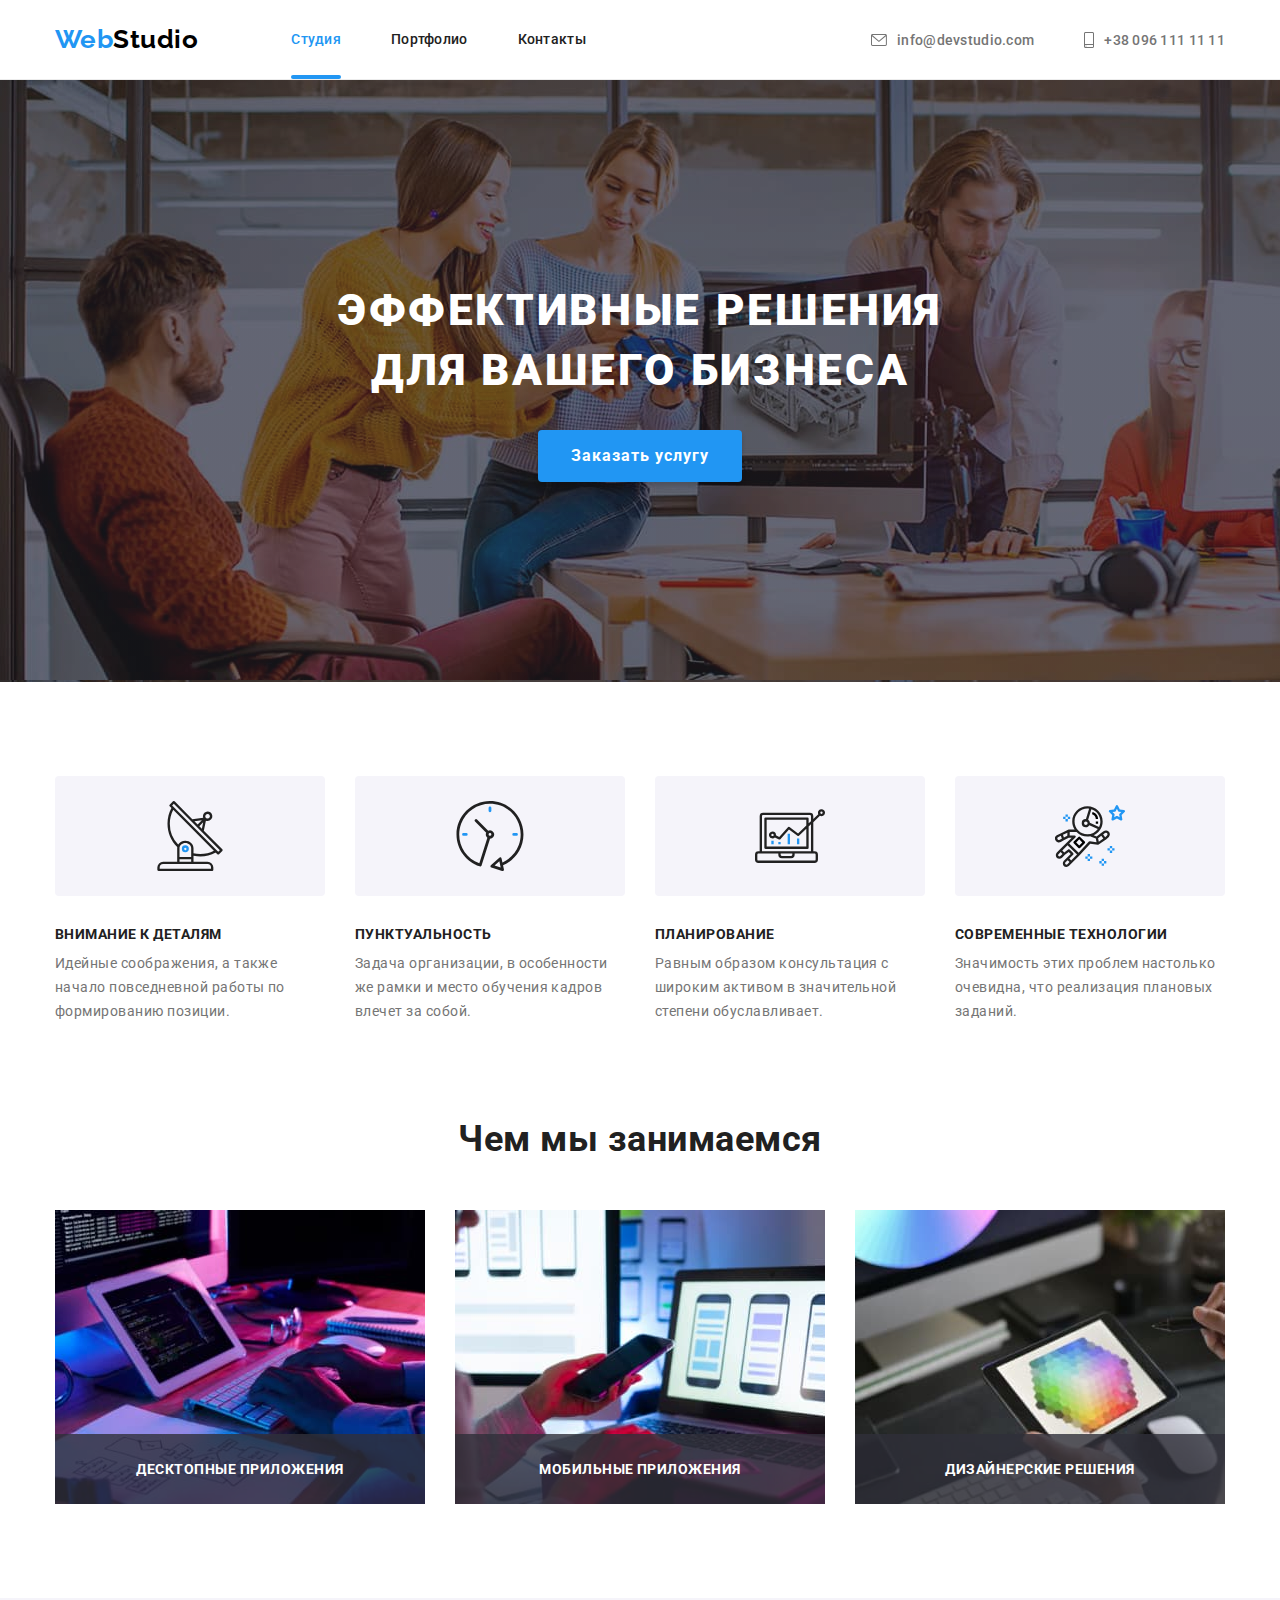
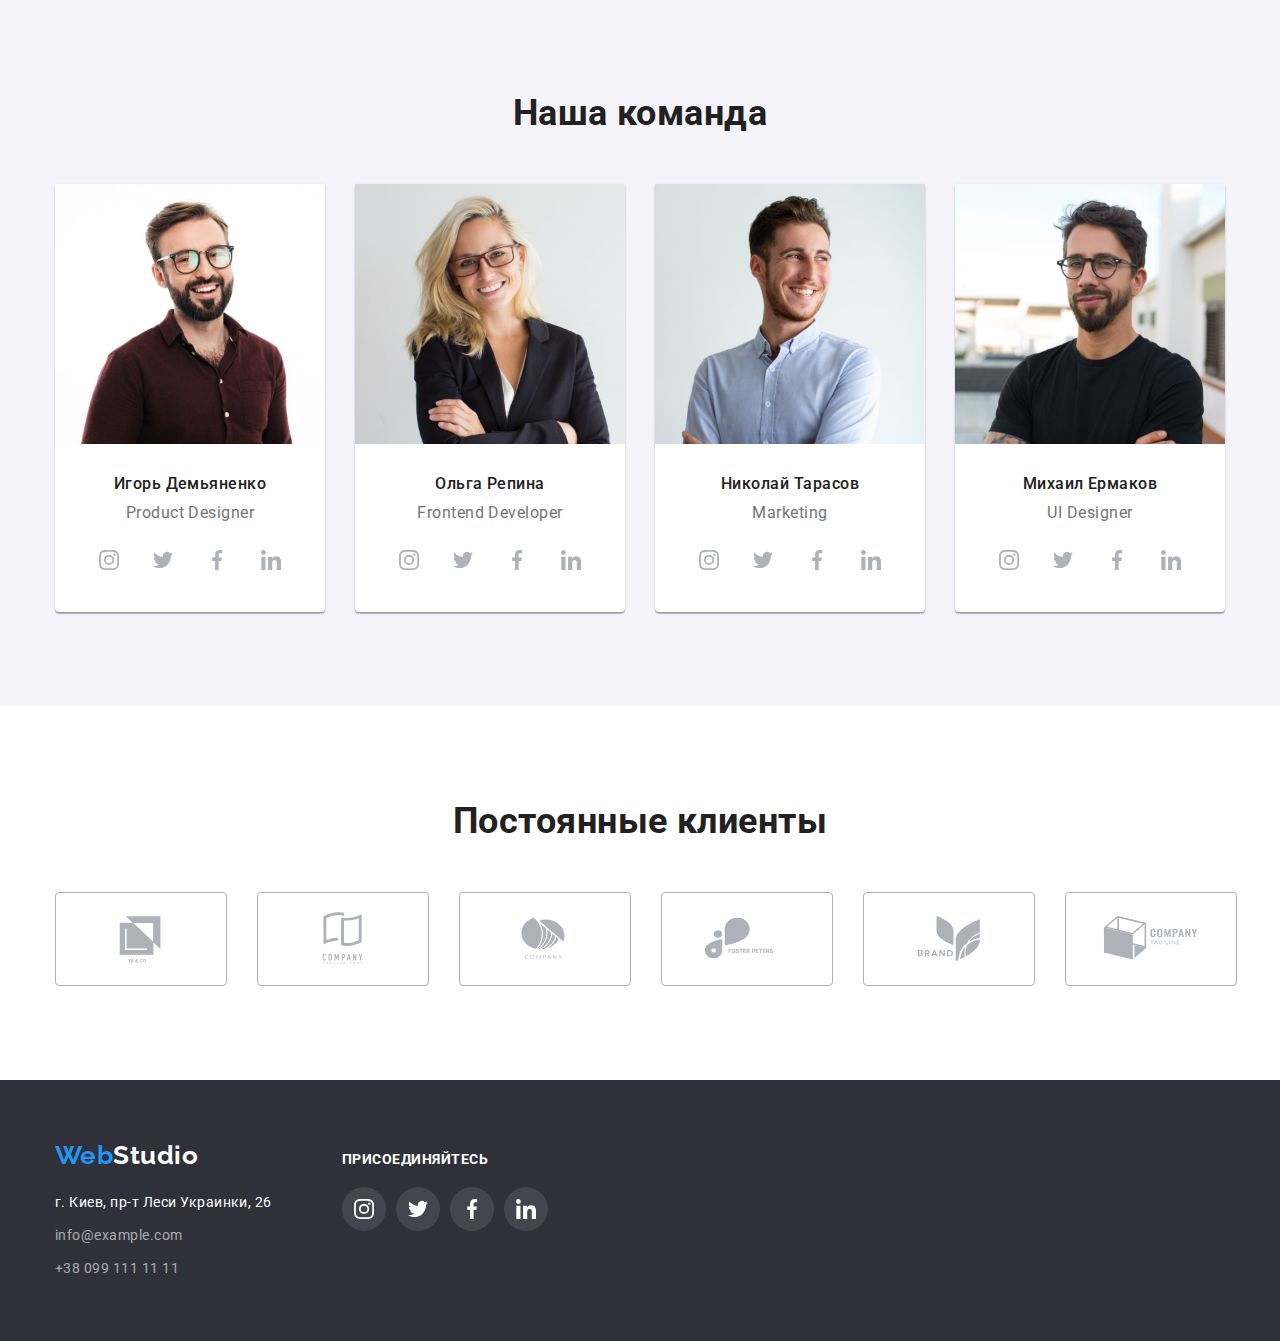
<file: index.html>
<!DOCTYPE html>
<html lang="ru">
<head>
    <meta charset="UTF-8">
    <meta http-equiv="X-UA-Compatible" content="IE=edge">
    <meta name="viewport" content="width=device-width, initial-scale=1.0">
    <title>Студия</title>
    <link rel="preconnect" href="https://fonts.gstatic.com">
    <link href="https://fonts.googleapis.com/css2?family=Raleway:wght@700&family=Roboto:wght@400;500;700;900&display=swap" rel="stylesheet">
    <link rel="stylesheet" href="https://cdnjs.cloudflare.com/ajax/libs/modern-normalize/1.0.0/modern-normalize.min.css">
    <link rel="stylesheet" href="./css/styles.css">
</head>
<body>

<!-- Хедер -->

    <header class="header">
        <div class="container head-container">
            <nav class="nav-list">
                <a href="./index.html" class="header-logo-link"> <span class="header-logo-web">Web</span>Studio</a>
                <ul class="list link-list">
                    <li class="nav-item"> <a href="./index.html" class="nav-link current pseudo">Студия</a></li>
                    <li class="nav-item"> <a href="./portfolio.html" class="nav-link">Портфолио</a></li>
                    <li class="nav-item"> <a href="#contacts" class="nav-link">Контакты</a> </li>
                </ul>
            </nav>
            <ul class="list contact-list">
                <li class="contact-item">
                    
                <a href="mailto:info@devstudio.com" class="header-info-link">
                    <svg class="icon-envelope">
                        <use href="./images/icons.svg#icon-envelope"></use>
                    </svg>
                    info@devstudio.com</a>
                </li>
                <li class="contact-item"><a href="tel:+380961111111" class="header-info-link">
                    <svg class="icon-smartphone"  width="10px" height="16px">
                        <use href="./images/icons.svg#icon-smartphone">
                        </use>
                    </svg>
                    +38 096 111 11 11</a>
                </li>
            </ul>
        </div>
        
    </header>
    <main>
        <!-- Герой -->
        <section class="hero">
            <div class="container">
                <h1 class="hero-title">Эффективные решения <br> для вашего бизнеса</h1>
                <button class="button hero-button" type="button" data-modal-open>Заказать услугу</button>
            </div>
            <div class="backdrop is-hidden" data-modal>
                <div class="modal">
                    <button type="button" class="close-button button" data-modal-close>
                        <svg class="close-button-logo">
                            <use href="./images/icons.svg#icon-button"></use>
                        </svg>
                    </button>
                </div>

            </div>


        </section>
        <!-- Преимущества -->
        <section class="section">
            <div class="container">
                <h2 hidden>Наши преимущества</h2>
                <ul class="list advantages-list">
                    <li class="card advantages-card">
                        <div class="advantages-logo">
                            <svg class="advantages-icon">
                                <use href="./images/icons.svg#icon-antenna"></use>
                            </svg>
                        </div>
                        <h3 class="advantages-title">Внимание к деталям</h3>
                        <p class="advantages-text">Идейные соображения, а также начало повседневной работы по формированию позиции.</p>
                    </li>
                    <li class="card advantages-card">
                        <div class="advantages-logo">
                            <svg class="advantages-icon">
                                <use href="./images/icons.svg#icon-clock"></use>
                            </svg>
                        </div>
                        <h3 class="advantages-title">Пунктуальность</h3>
                        <p class="advantages-text">Задача организации, в особенности же рамки и место обучения кадров влечет за собой.
                        </p>
                    </li>
                    <li class="card advantages-card">
                        <div class="advantages-logo">
                            <svg class="advantages-icon">
                                <use href="./images/icons.svg#icon-diagram"></use>
                            </svg>
                        </div>
                        <h3 class="advantages-title">Планирование</h3>
                        <p class="advantages-text">Равным образом консультация с широким активом в значительной степени обуславливает.
                        </p>
                    </li>
                    <li class="card advantages-card">
                        <div class="advantages-logo">
                            <svg class="advantages-icon">
                                <use href="./images/icons.svg#icon-astronaut"></use>
                            </svg>
                        </div>
                        <h3 class="advantages-title">Современные технологии</h3>
                        <p class="advantages-text">Значимость этих проблем настолько очевидна, что реализация плановых заданий.</p>
                    </li>
                </ul>
            </div>
        </section>
        <!-- Чем занимаемся -->
        <section class="work section">
            <div class="container">
                <h2 class="work-title">Чем мы занимаемся</h2>
                <ul class="work-list list">
                    <li class="work-card card">
                        <img src="./images/keyboard.jpg" alt="руки печатают на клавиатуре" width="370">
                        <div class="work-card-content">
                            <h3 class="work-card-title">Десктопные приложения</h3>
                        </div>
                    </li>
                    <li class="work-card card">
                        <img src="./images/laptop.jpg" alt="в левой руке телефон, правая на ноутбуке" width="370">
                        <div class="work-card-content">
                            <h3 class="work-card-title">Мобильные приложения</h3>
                        </div>
                    </li>
                    <li class="work-card card">
                        <img src="./images/tablet.jpg" alt="планшет в руках" width="370">
                        <div class="work-card-content">
                            <h3 class="work-card-title">Дизайнерские решения</h3>
                        </div>
                    </li>
                </ul>
            </div>
        </section>
        <!-- Наша команда -->
        <section class="team section">
            <div class="container">
                <h2 class="team-title">Наша команда</h2>
                <ul class="team-list list">
                    <li class="card team-card">
                        <img src="./images/product-designer.jpg" alt="мужчина в очках и бордовой рубашке" width="270">
                        <div class="content">
                            <h3 class="team-member">Игорь Демьяненко</h3>
                            <p lang="en" class="member-position">Product Designer</p>
                            <ul class="social-list list">
                                <li class="social-link-list">
                                    <a href="" class="social-link">
                                        <svg class="social-logo">
                                            <use href="./images/icons.svg#icon-instagram"></use>
                                        </svg>
                                    </a>
                                </li>
                                <li class="social-link-list">
                                    <a href="" class="social-link">
                                        <svg class="social-logo">
                                            <use href="./images/icons.svg#icon-twitter"></use>
                                        </svg>
                                    </a>
                                    </li>
                                    <li class="social-link-list">
                                        <a href="" class="social-link">
                                            <svg class="social-logo">
                                                <use href="./images/icons.svg#icon-facebook"></use>
                                            </svg>
                                        </a>
                                    </li>
                                    <li class="social-link-list">
                                        <a href="" class="social-link">
                                            <svg class="social-logo">
                                                <use href="./images/icons.svg#icon-linkedin"></use>
                                            </svg>
                                        </a>
                                    </li>
                            
                            </ul>
                        </div>
                        
                    </li>
                    <li class="card team-card">
                        <img src="./images/frontend-developer.jpg" alt="блондинка в черном пиджаке" width="270">
                        <div class="content">
                            <h3 class="team-member">Ольга Репина</h3>
                            <p lang="en" class="member-position">Frontend Developer</p>
                            <ul class="social-list list">
                                <li class="social-link-list">
                                    <a href="" class="social-link">
                                        <svg class="social-logo">
                                            <use href="./images/icons.svg#icon-instagram"></use>
                                        </svg>
                                    </a>
                                </li>
                                <li class="social-link-list">
                                    <a href="" class="social-link">
                                        <svg class="social-logo">
                                            <use href="./images/icons.svg#icon-twitter"></use>
                                        </svg>
                                    </a>
                                </li>
                                <li class="social-link-list">
                                    <a href="" class="social-link">
                                        <svg class="social-logo">
                                            <use href="./images/icons.svg#icon-facebook"></use>
                                        </svg>
                                    </a>
                                </li>
                                <li class="social-link-list">
                                    <a href="" class="social-link">
                                        <svg class="social-logo">
                                            <use href="./images/icons.svg#icon-linkedin"></use>
                                        </svg>
                                    </a>
                                </li>
                            
                            </ul>
                        </div>
                    </li>
                    <li class="card team-card">
                        <img src="./images/marketing.jpg" alt="парень в белой рубашке" width="270">
                        <div class="content">
                            <h3 class="team-member">Николай Тарасов</h3>
                            <p lang="en" class="member-position">Marketing</p>
                            <ul class="social-list list">
                                <li class="social-link-list">
                                    <a href="" class="social-link">
                                        <svg class="social-logo">
                                            <use href="./images/icons.svg#icon-instagram"></use>
                                        </svg>
                                    </a>
                                </li>
                                <li class="social-link-list">
                                    <a href="" class="social-link">
                                        <svg class="social-logo">
                                            <use href="./images/icons.svg#icon-twitter"></use>
                                        </svg>
                                    </a>
                                </li>
                                <li class="social-link-list">
                                    <a href="" class="social-link">
                                        <svg class="social-logo">
                                            <use href="./images/icons.svg#icon-facebook"></use>
                                        </svg>
                                    </a>
                                </li>
                                <li class="social-link-list">
                                    <a href="" class="social-link">
                                        <svg class="social-logo">
                                            <use href="./images/icons.svg#icon-linkedin"></use>
                                        </svg>
                                    </a>
                                </li>
                            
                            </ul>
                        </div>
                    </li>
                    <li class="card team-card">
                        <img src="./images/ui-designer.jpg" alt="парень в черной футболке" width="270">
                        <div class="content">
                            <h3 class="team-member">Михаил Ермаков</h3>
                            <p lang="en" class="member-position">UI Designer</p>
                            <ul class="social-list list">
                                <li class="social-link-list">
                                    <a href="" class="social-link">
                                        <svg class="social-logo">
                                            <use href="./images/icons.svg#icon-instagram"></use>
                                        </svg>
                                    </a>
                                </li>
                                <li class="social-link-list">
                                    <a href="" class="social-link">
                                        <svg class="social-logo">
                                            <use href="./images/icons.svg#icon-twitter"></use>
                                        </svg>
                                    </a>
                                </li>
                                <li class="social-link-list">
                                    <a href="" class="social-link">
                                        <svg class="social-logo">
                                            <use href="./images/icons.svg#icon-facebook"></use>
                                        </svg>
                                    </a>
                                </li>
                                <li class="social-link-list">
                                    <a href="" class="social-link">
                                        <svg class="social-logo">
                                            <use href="./images/icons.svg#icon-linkedin"></use>
                                        </svg>
                                    </a>
                                </li>
                            </ul>
                        </div>
                    </li>
                </ul>
            </div>
        </section>
        <!-- Наши клиенты -->
        <section class="section">
            <div class="container">
                <h2 class="client-title">Постоянные клиенты</h2>
                <ul class="list client-list">
                    <li class="client-item">
                        <a href="" class="client-link">
                            <svg class="client-logo">
                                <use href="./images/icons.svg#icon-client-1"></use>
                            </svg>
                        </a>
                        
                    </li>
                    <li class="client-item">
                            <a href="" class="client-link">
                                <svg class="client-logo">
                                    <use href="./images/icons.svg#icon-client-2"></use>
                                </svg>
                            </a>
                    </li>
                    <li class="client-item">
                            <a href="" class="client-link">
                                <svg class="client-logo">
                                    <use href="./images/icons.svg#icon-client-3"></use>
                                </svg>
                            </a>
                    </li>
                    <li class="client-item">
                         <a href="" class="client-link">
                            <svg class="client-logo">
                                <use href="./images/icons.svg#icon-client-4"></use>
                            </svg>
                        </a>
        
                    </li>
                    <li class="client-item">
                        <a href="" class="client-link">
                            <svg class="client-logo">
                                <use href="./images/icons.svg#icon-client-5"></use>
                            </svg>
                        </a>
                        
                    </li>
                    <li class="client-item">
                            <a href="" class="client-link">
                                <svg class="client-logo">
                                    <use href="./images/icons.svg#icon-client-6"></use>
                                </svg>
                            </a>
                    </li>
                    
                </ul>
            </div>

        </section>
    </main>
    <!-- Футер -->
    <footer class="footer">
        <div class="container footer-container">
            <h2 hidden>Контакты</h2>
            <div class="footer-nav-info">
                <a href="index.html" class="footer-logo-link"> <span class="footer-logo-web">Web</span>Studio</a>
                <address id=contacts class="address">
                    <p>г. Киев, пр-т Леси Украинки, 26</p>
                    <ul class="list">
                        <li class="footer-contact-item"><a href="mailto:info@devstudio.com"
                                class="footer-info-link">info@example.com</a></li>
                        <li class="footer-contact-item"><a href="tel:+380961111111" class="footer-info-link">+38 099 111 11 11</a></li>
                    </ul>
                </address>
            </div>
            <div class="footer-social-links">
                <h3 class="footer-title">Присоединяйтесь</h3>
                <ul class="footer-social-list list">
                    <li class="social-link-list">
                        <a href="" class="footer-social-link">
                            <svg class="footer-social-logo">
                                <use href="./images/icons.svg#icon-instagram"></use>
                            </svg>
                        </a>
                    </li>
                    <li class="social-link-list">
                        <a href="" class="footer-social-link">
                            <svg class="footer-social-logo">
                                <use href="./images/icons.svg#icon-twitter"></use>
                            </svg>
                        </a>
                    </li>
                    <li class="social-link-list">
                        <a href="" class="footer-social-link">
                            <svg class="footer-social-logo">
                                <use href="./images/icons.svg#icon-facebook"></use>
                            </svg>
                        </a>
                    </li>
                    <li class="social-link-list">
                        <a href="" class="footer-social-link">
                            <svg class="footer-social-logo">
                                <use href="./images/icons.svg#icon-linkedin"></use>
                            </svg>
                        </a>
                    </li>
                </ul>

            </div>


        </div>

    </footer>

    <script src="./js/modal.js"></script>
</body>
</html>
</file>
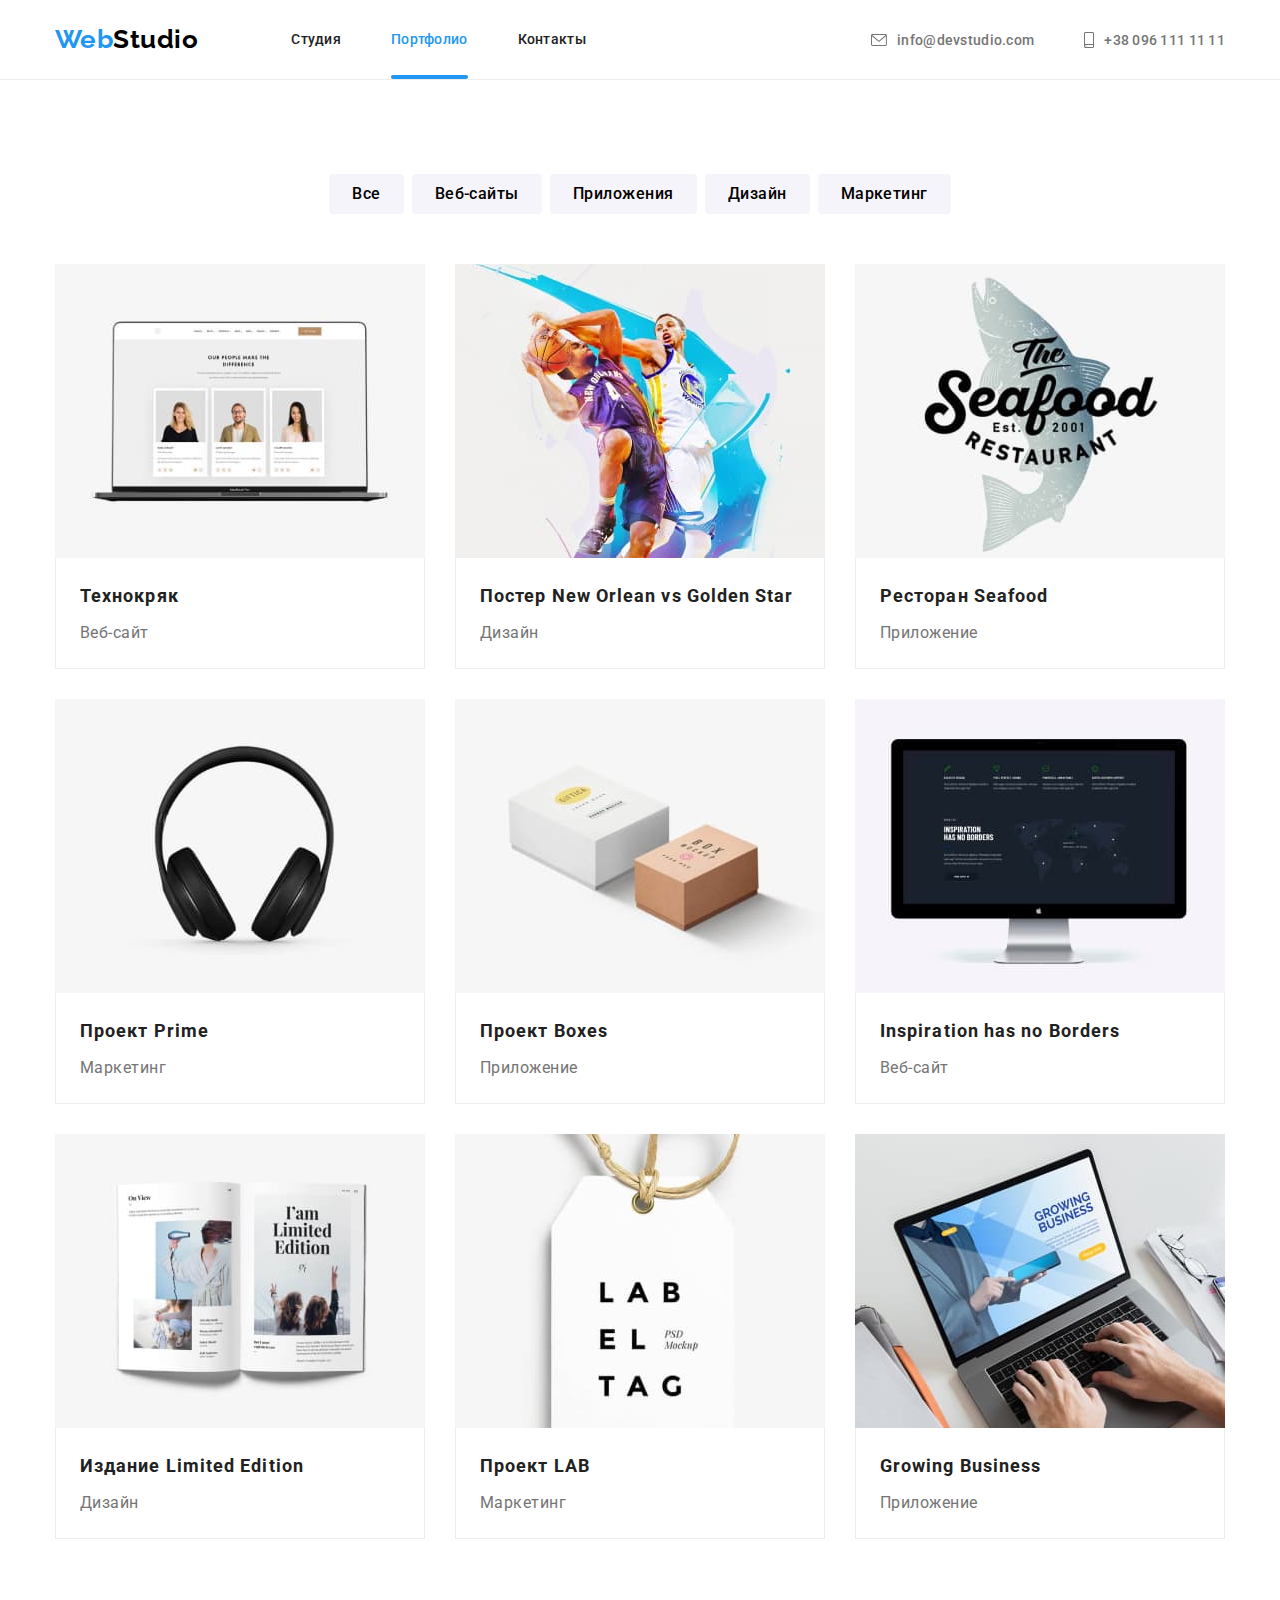
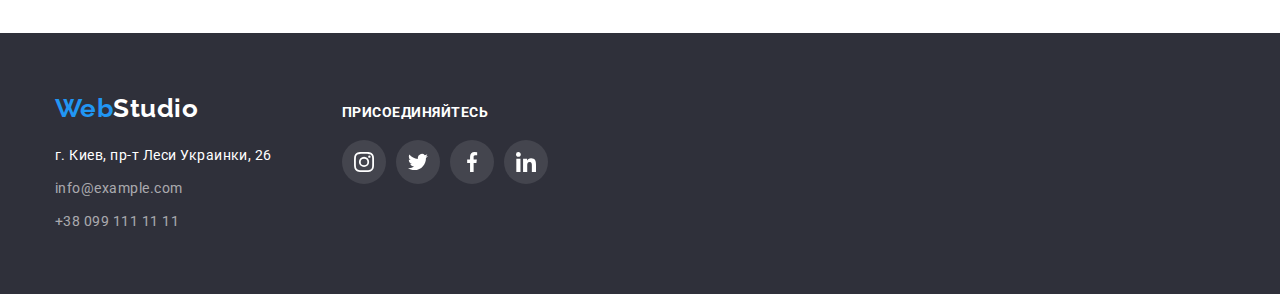
<file: portfolio.html>
<!DOCTYPE html>
<html lang="ru">
<head>
    <meta charset="UTF-8">
    <meta http-equiv="X-UA-Compatible" content="IE=edge">
    <meta name="viewport" content="width=device-width, initial-scale=1.0">
    <title>Портфолио</title>
    <link rel="preconnect" href="https://fonts.gstatic.com">
    <link href="https://fonts.googleapis.com/css2?family=Raleway:wght@700&family=Roboto:wght@400;500;700;900&display=swap" rel="stylesheet">
    <link rel="stylesheet" href="https://cdnjs.cloudflare.com/ajax/libs/modern-normalize/1.0.0/modern-normalize.min.css">    
    <link rel="stylesheet" href="./css/styles.css">
</head>
<body>

<!-- Хедер -->

    <header class="header">
        <div class="container head-container">
            <nav class="nav-list">
                <a href="./index.html" class="header-logo-link"> <span class="header-logo-web">Web</span>Studio</a>
                <ul class="list link-list">
                    <li class="nav-item"> <a href="./index.html" class="nav-link">Студия</a></li>
                    <li class="nav-item"> <a href="./portfolio.html" class="nav-link current pseudo">Портфолио</a></li>
                    <li class="nav-item"> <a href="#contacts" class="nav-link">Контакты</a> </li>
                </ul>
            </nav>
            <ul class="list contact-list">
                <li class="contact-item">
    
                    <a href="mailto:info@devstudio.com" class="header-info-link">
                        <svg class="icon-envelope">
                            <use href="./images/icons.svg#icon-envelope"></use>
                        </svg>
                        info@devstudio.com</a>
                </li>
                <li class="contact-item"><a href="tel:+380961111111" class="header-info-link">
                        <svg class="icon-smartphone" width="10px" height="16px">
                            <use href="./images/icons.svg#icon-smartphone">
                            </use>
                        </svg>
                        +38 096 111 11 11</a>
                </li>
            </ul>
        </div>
    
    </header>
    <main>
        <section class="section">
            <div class="container">
                <h1 hidden>Наши работы</h1>
                <div>
                    <ul class="list filter-list">
                        <li class="item"> <button class="button filter-list-button" type="button">Все</button></li>
                        <li class="item"> <button class="button filter-list-button" type="button">Веб-сайты</button></li>
                        <li class="item"> <button class="button filter-list-button" type="button">Приложения</button> </li>
                        <li class="item"> <button class="button filter-list-button" type="button">Дизайн</button></li>
                        <li class="item"> <button class="button filter-list-button" type="button">Маркетинг</button></li>
                    </ul>
                </div>
                <div>
                    <ul class="list prod-list">
                        <li class="card prod-list-card">
                            <a href="" class="link">
                                <div class="prod-image">
                                    <img src="./images/technokriak.jpg" alt="Технокряк" width="370">
                                    <div class="prod-overlay">
                                        <p class="prod-text">Технокряк это современная площадка распространения коронавируса. Компании используют эту
                                            платформу для цифрового
                                            шпионажа и атак на защищённые сервера конкурентов.</p>
                                    </div>
                                </div>
                                <div class="content">
                                    <h2 class="prod-title">Технокряк</h2>
                                    <p class="prod-category">Веб-сайт</p>
                                </div>
                            </a>
                        </li>
                        <li class="card prod-list-card">
                            <a href="" class="link">
                                <div class="prod-image">
                                    <img src="./images/poster.jpg" alt="Постер с баскетболистами" width="370">
                                    <div class="prod-overlay">
                                        <p class="prod-text">Технокряк это современная площадка распространения коронавируса. Компании используют эту
                                            платформу для цифрового
                                            шпионажа и атак на защищённые сервера конкурентов.</p>
                                    </div>
                                </div>
                                <div class="content">
                                    <h2 class="prod-title">Постер New Orlean vs Golden Star</h2>
                                    <p class="prod-category">Дизайн</p>
                                </div>
                            </a>
                        </li>
                        <li class="card prod-list-card">
                            <a href="" class="link">
                                <div class="prod-image">
                                    <img src="./images/seafood.jpg" alt="Постер ресторан" width="370">
                                    <div class="prod-overlay">
                                        <p class="prod-text">Технокряк это современная площадка распространения коронавируса. Компании используют эту
                                            платформу для цифрового
                                            шпионажа и атак на защищённые сервера конкурентов.</p>
                                    </div>
                                </div>
                                <div class="content">
                                    <h2 class="prod-title">Ресторан Seafood</h2>
                                    <p class="prod-category">Приложение</p>
                                </div>
                            </a>
                        </li>
                        <li class="card prod-list-card">
                            <a href="" class="link">
                                <div class="prod-image">
                                    <img src="./images/prime.jpg" alt="Наушники" width="370">
                                    <div class="prod-overlay">
                                        <p class="prod-text">Технокряк это современная площадка распространения коронавируса. Компании используют эту
                                            платформу для цифрового
                                            шпионажа и атак на защищённые сервера конкурентов.</p>
                                    </div>
                                </div>
                                
                                <div class="content">
                                    <h2 class="prod-title">Проект Prime</h2>
                                    <p class="prod-category">Маркетинг</p>
                                </div>
                            </a>
                        </li>
                        <li class="card prod-list-card">
                            <a href="" class="link">
                                <div class="prod-image">
                                    <img src="./images/boxes.jpg" alt="Коробки" width="370">
                                    <div class="prod-overlay">
                                        <p class="prod-text">Технокряк это современная площадка распространения коронавируса. Компании используют эту
                                            платформу для цифрового
                                            шпионажа и атак на защищённые сервера конкурентов.</p>
                                    </div>
                                </div>
                                <div class="content">
                                    <h2 class="prod-title">Проект Boxes</h2>
                                    <p class="prod-category">Приложение</p>
                                </div>
                            </a>
                        </li>
                        <li class="card prod-list-card">
                            <a href="" class="link">
                                <div class="prod-image">
                                    <img src="./images/inspiration.jpg" alt="Монитор" width="370">
                                    <div class="prod-overlay">
                                        <p class="prod-text">Технокряк это современная площадка распространения коронавируса. Компании используют эту
                                            платформу для цифрового
                                            шпионажа и атак на защищённые сервера конкурентов.</p>
                                    </div>
                                </div>
                                <div class="content">
                                    <h2 class="prod-title">Inspiration has no Borders</h2>
                                    <p class="prod-category">Веб-сайт</p>
                                </div>
                            </a>
                        </li>
                        <li class="card prod-list-card">
                            <a href="" class="link">
                                <div class="prod-image">
                                    <img src="./images/limited.jpg" alt="Развернутая книга" width="370">
                                    <div class="prod-overlay">
                                        <p class="prod-text">Технокряк это современная площадка распространения коронавируса. Компании используют эту
                                            платформу для цифрового
                                            шпионажа и атак на защищённые сервера конкурентов.</p>
                                    </div>
                                </div>
                                <div class="content">
                                    <h2 class="prod-title">Издание Limited Edition</h2>
                                    <p class="prod-category">Дизайн</p>
                                </div>
                            </a>
                        </li>
                        <li class="card prod-list-card">
                            <a href="" class="link">
                                <div class="prod-image">
                                    <img src="./images/lab.jpg" alt="Бирка" width="370">
                                    <div class="prod-overlay">
                                        <p class="prod-text">Технокряк это современная площадка распространения коронавируса. Компании используют эту
                                            платформу для цифрового
                                            шпионажа и атак на защищённые сервера конкурентов.</p>
                                    </div>
                                </div>
                                <div class="content">
                                    <h2 class="prod-title">Проект LAB</h2>
                                    <p class="prod-category">Маркетинг</p>
                                </div>
                            </a>
                        </li>
                        <li class="card prod-list-card">
                            <a href="" class="link">
                                <div class="prod-image">
                                    <img src="./images/growing.jpg" alt="Ноутбук" width="370">
                                    <div class="prod-overlay">
                                        <p class="prod-text">Технокряк это современная площадка распространения коронавируса. Компании используют эту
                                            платформу для цифрового
                                            шпионажа и атак на защищённые сервера конкурентов.</p>
                                    </div>
                                </div>
                                <div class="content">
                                    <h2 class="prod-title">Growing Business</h2>
                                    <p class="prod-category">Приложение</p>
                                </div>
                            </a>
                
                        </li>
                    </ul>
                </div>
            </div>
        </section>
        
        
    </main>
    <!-- Футер -->
    <footer class="footer">
        <div class="container footer-container">
            <h2 hidden>Контакты</h2>
            <div class="footer-nav-info">
                <a href="index.html" class="footer-logo-link"> <span class="footer-logo-web">Web</span>Studio</a>
                <address id=contacts class="address">
                    <p>г. Киев, пр-т Леси Украинки, 26</p>
                    <ul class="list">
                        <li class="footer-contact-item"><a href="mailto:info@devstudio.com"
                                class="footer-info-link">info@example.com</a></li>
                        <li class="footer-contact-item"><a href="tel:+380961111111" class="footer-info-link">+38 099 111 11
                                11</a></li>
                    </ul>
                </address>
            </div>
            <div class="footer-social-links">
                <h3 class="footer-title">Присоединяйтесь</h3>
                <ul class="footer-social-list list">
                    <li class="social-link-list">
                        <a href="" class="footer-social-link">
                            <svg class="footer-social-logo">
                                <use href="./images/icons.svg#icon-instagram"></use>
                            </svg>
                        </a>
                    </li>
                    <li class="social-link-list">
                        <a href="" class="footer-social-link">
                            <svg class="footer-social-logo">
                                <use href="./images/icons.svg#icon-twitter"></use>
                            </svg>
                        </a>
                    </li>
                    <li class="social-link-list">
                        <a href="" class="footer-social-link">
                            <svg class="footer-social-logo">
                                <use href="./images/icons.svg#icon-facebook"></use>
                            </svg>
                        </a>
                    </li>
                    <li class="social-link-list">
                        <a href="" class="footer-social-link">
                            <svg class="footer-social-logo">
                                <use href="./images/icons.svg#icon-linkedin"></use>
                            </svg>
                        </a>
                    </li>
                </ul>
    
            </div>
    
    
        </div>
    
    </footer>
</body>
</html>
</file>
<file: css/styles.css>
/* первичный цвет основного текста #212121 */
/* вторичный цвет текста #757575 */
/* основной цвет фона #ffffff */
/* вторичный цвет фона #F5F4FA */
/* акцент #2196F3 */
/* белый #ffffff */
/* фон футера #2F303A */
/* основной цвет лого #000000 */
/* нижний бордер хедера #ECECEC */
/* иконки соц.сетей в статике #AFB1B8 */
/* фон героя #C4C4C4 */
/* timing function cubic-bezier(0.4, 0, 0.2, 1) */
/* timing duration 250ms */

:root {
  --title-text-color: #212121;
  --text-color: #757575;
  --primary-bg-color: #ffffff;
  --secondary-bg-color: #f5f4fa;
  --accent-color: #2196f3;
  --footer-bg-color: #2f303a;
  --main-logo-color: #000000;
  --button-accent-color: #188ce8;
  --card-border-color: #eeeeee;
  --header-bottom-border: #ececec;
  --social-links-stat: #afb1b8;
  --hero-background: #c4c4c4;
  --timing-function: cubic-bezier(0.4, 0, 0.2, 1);
  --timing-duration: 250ms;
}

body {
  box-sizing: border-box;
  font-family: "Roboto", sans-serif;
  font-weight: 400;
  background-color: var(--primary-bg-color);
  color: var(--title-text-color);
  letter-spacing: 0.03em;
}

.container {
  width: 1200px;
  margin: 0px auto;
  padding-left: 15px;
  padding-right: 15px;
}

/* стили списков */
.list {
  list-style: none;
  padding: 0;
  margin: 0;
}

/* стили ссылок */
.link {
  text-decoration: none;
  font-family: inherit;
  font-weight: inherit;
  font-style: normal;
  color: inherit;
}

.header-logo-link,
.footer-logo-link,
.nav-link,
.header-info-link,
.footer-info-link {
  text-decoration: none;
  font-weight: 500;
  font-size: 14px;
  line-height: 1.143;
  font-style: normal;
  letter-spacing: 0.02em;
  font-family: inherit;
  color: inherit;
  transition: color var(--timing-duration) var(--timing-function);
}

/* стили секций */
.section {
  padding-top: 94px;
  padding-bottom: 94px;
}

/* стили кнопок */
.button {
  cursor: pointer;
}

/* сбрасывание марджинов у h, p, ul */
h1,
h2,
h3,
h4,
p,
ul {
  margin: 0;
}

img {
  display: block;
  width: 100%;
  height: auto;
}

/* стили хедера */

.header {
  border-bottom: 1px solid var(--header-bottom-border);
  height: 80px;
  display: flex;
}

.head-container {
  display: flex;
  align-items: center;
}

.link-list {
  display: flex;
}

.contact-list {
  display: flex;
  margin-left: auto;
}

.header-info-link {
  display: flex;
  align-items: center;
}

.contact-item:not(:last-child) {
  margin-right: 50px;
}

.header-logo-link,
.footer-logo-link {
  font-family: "Raleway", sans-serif;
  font-size: 26px;
  font-weight: 700;
  color: var(--main-logo-color);
  letter-spacing: inherit;
  line-height: 1.192;
  margin-right: 93px;
}

.nav-list {
  display: flex;
  align-items: center;
}

.nav-item:not(:last-child) {
  margin-right: 50px;
}

.nav-link {
  position: relative;
}

.nav-link {
  padding-top: 32px;
  padding-bottom: 32px;
}

.pseudo::after {
  position: absolute;
  content: "";
  width: 100%;
  height: 4px;
  bottom: 0;
  left: 0;
  background-color: var(--accent-color);
  border-radius: 2px;
  display: block;
}

.footer-logo-link {
  color: var(--primary-bg-color);
  margin-right: auto;
}

.header-logo-web,
.footer-logo-web {
  color: var(--accent-color);
}

.nav-link.current {
  color: var(--accent-color);
}
.header-info-link {
  color: var(--text-color);
}

.nav-link:focus,
.nav-link:hover,
.header-info-link:focus,
.header-info-link:hover {
  color: var(--accent-color);
}

.icon-envelope,
.icon-smartphone {
  display: flex;
  align-items: center;
  fill: currentColor;
  justify-content: center;
  margin-right: 10px;
}

.header-info-link:hover .icon-envelope,
.header-info-link:focus .icon-envelope {
  fill: var(--accent-color);
}

.icon-envelope {
  width: 16px;
  height: 12px;
}

.icon-smartphone {
  width: 10px;
  height: 16px;
}

/* герой */
.hero {
  margin-left: auto;
  margin-right: auto;
  background-image: linear-gradient(
      to right,
      rgba(47, 48, 58, 0.4),
      rgba(47, 48, 58, 0.4)
    ),
    url(../images/hero-image.jpg);
  max-width: 1600px;
  background-color: var(--hero-background);
  text-align: center;

  padding-top: 200px;
  padding-bottom: 200px;
}

.hero-title {
  font-size: 44px;
  font-weight: 900;
  line-height: 1.364;
  text-transform: uppercase;
  letter-spacing: 0.06em;
  color: var(--primary-bg-color);

  margin-bottom: 30px;
}
.hero-button {
  font-family: inherit;
  font-size: 16px;
  font-weight: 700;
  line-height: 1.875;
  letter-spacing: 0.06em;
  text-align: center;
  color: var(--primary-bg-color);
  background-color: var(--accent-color);
  min-width: 200px;
  padding: 10px 32px;
  border: 1px solid transparent;
  border-radius: 4px;
  box-shadow: 0px 4px 4px rgba(0, 0, 0, 0.15);

  transition: background-color var(--timing-duration) var(--timing-function);
}

.hero-button:focus,
.hero-button:hover {
  background-color: var(--button-accent-color);
}

/* модальное окно */

.backdrop {
  position: fixed;
  width: 100vw;
  height: 100vh;
  top: 0;
  left: 0;
  z-index: 1;

  background-color: rgba(0, 0, 0, 0.2);
  opacity: 1;

  transition: opacity var(--timing-duration) var(--timing-function);
}

.backdrop.is-hidden {
  opacity: 0;
  pointer-events: none;
}

.backdrop.is-hidden .modal {
  transform: translate(-50%, -50%) scale3d(1.2, 1.2, 1.2);
}

.modal {
  position: absolute;

  top: 50%;
  left: 50%;

  min-height: 581px;
  min-width: 528px;
  background-color: var(--primary-bg-color);
  box-shadow: 0px 1px 3px rgba(0, 0, 0, 0.12), 0px 1px 1px rgba(0, 0, 0, 0.14),
    0px 2px 1px rgba(0, 0, 0, 0.2);

  transform: translate(-50%, -50%) scale3d(1, 1, 1);
  transition: transform var(--timing-duration) var(--timing-function);
}

.close-button {
  position: absolute;
  top: 8px;
  right: 8px;
  width: 30px;
  height: 30px;
  background-color: inherit;
  border: 1px solid rgba(0, 0, 0, 0.1);
  border-radius: 50%;
  display: flex;
  justify-content: center;
  align-items: center;
}

.close-button-logo {
  width: 11px;
  height: 11px;
  /* position: absolute;
  fill: var(--main-logo-color); */
}

/* преимущества */

.advantages-list {
  display: flex;
}

.advantages-card:not(:last-child),
.work-card:not(:last-child),
.team-card:not(:last-child) {
  margin-right: 30px;
}

.advantages-title,
.footer-title,
.work-card-title {
  font-size: 14px;
  font-weight: 700;
  line-height: 1.143;
  text-transform: uppercase;
  margin-top: 30px;
}

.advantages-text {
  margin-top: 10px;
  font-size: 14px;
  line-height: 1.714;
  color: var(--text-color);
}

.advantages-card {
  width: calc((100% - 90px) / 4);
}

.advantages-logo {
  display: flex;
  justify-content: center;
  /* align-items: center; */
  width: 100%;
  background-color: var(--secondary-bg-color);
  padding: 25px 0;
  border-radius: 4px;
}

.advantages-icon {
  height: 70px;
  width: 70px;
}

/* чем занимаемся */

.work {
  padding-top: 0;
}

.work-title,
.team-title,
.client-title {
  font-size: 36px;
  font-weight: 700;
  line-height: 1.167;
  color: var(--title-text-color);
  text-align: center;
  margin-bottom: 50px;
}

.work-list,
.team-list {
  display: flex;
}

.work-card-title {
  text-align: center;
  color: var(--primary-bg-color);
  padding-top: 27px;
  padding-bottom: 27px;
  margin: 0;
}

.work-card {
  position: relative;
}

.work-card-content {
  position: absolute;
  bottom: 0;
  width: 100%;
  background-color: rgba(47, 48, 58, 0.8);
}

/* наша команда */

.team {
  background-color: var(--secondary-bg-color);
}

.team-member,
.member-position {
  font-size: 16px;
  font-weight: 500;
  line-height: 1.188;
}

.member-position {
  font-weight: inherit;
  color: var(--text-color);

  margin-top: 10px;
}

.team-card {
  width: calc((100% - 90px) / 4);
  text-align: center;
  background-color: var(--primary-bg-color);
  box-shadow: 0px 1px 3px rgba(0, 0, 0, 0.12), 0px 1px 1px rgba(0, 0, 0, 0.14),
    0px 2px 1px rgba(0, 0, 0, 0.2);
  border-radius: 0px 0px 4px 4px;
}

.team-card .content {
  padding-top: 30px;
  padding-bottom: 30px;
}

.social-list {
  display: inline-flex;
  margin-top: 16px;
}

.social-logo,
.footer-social-logo {
  height: 20px;
  width: 20px;
  fill: var(--social-links-stat);
  align-self: center;

  transition: fill var(--timing-duration) var(--timing-function);
}

.social-link:hover,
.footer-social-link:hover,
.social-link:focus,
.footer-social-link:focus {
  background-color: var(--accent-color);
}

.social-link:hover .social-logo,
.social-link:focus .social-logo,
.footer-social-link:hover .footer-social-logo,
.footer-social-link:focus .footer-social-logo {
  fill: var(--primary-bg-color);
}

.social-link,
.footer-social-link {
  display: inline-flex;
  justify-content: center;
  padding: 12px;
  border-radius: 50%;

  transition: background-color var(--timing-duration) var(--timing-function);
}

.social-link-list:not(:last-child),
.footer-social-link-list:not(:last-child) {
  margin-right: 10px;
}

/* Постоянные клиенты */

.client-list {
  display: inline-flex;
}

.client-item:not(:last-child) {
  margin-right: 30px;
}

.client-link {
  display: flex;
  align-items: center;
  justify-content: center;
  padding: 16px 32px;
  border: 1px solid var(--social-links-stat);
  border-radius: 4px;

  transition: border-color var(--timing-duration) var(--timing-function);
}

.client-link:hover .client-logo,
.client-link:focus .client-logo {
  fill: var(--accent-color);
}

.client-link:hover,
.client-link:focus {
  border-color: var(--accent-color);
}

.client-logo {
  height: 60px;
  width: 106px;
  fill: var(--social-links-stat);

  transition: fill var(--timing-duration) var(--timing-function);
}

/* Футер */
.footer {
  background-color: var(--footer-bg-color);
  padding-top: 60px;
  padding-bottom: 60px;
}

.footer-container {
  display: flex;
  align-items: baseline;
}

.footer-title {
  margin-top: 0;
}

.address {
  font-style: normal;
  font-size: 14px;
  line-height: 1.714;
  letter-spacing: inherit;
  color: var(--primary-bg-color);

  margin-top: 20px;
}

.footer-info-link {
  font-weight: inherit;
  line-height: 1.714;
  letter-spacing: inherit;
  color: rgba(255, 255, 255, 0.6);
}

.footer-title {
  color: var(--primary-bg-color);
}

.address .list,
.footer-contact-item:last-child {
  margin-top: 9px;
}

.footer-info-link:hover,
.footer-info-link:focus {
  color: var(--accent-color);
}

.footer-social-links {
  margin-left: 70px;
}

.footer-social-list {
  display: flex;
  margin-top: 20px;
}

.footer-social-link {
  background-color: rgba(255, 255, 255, 0.1);
}

.footer-social-logo {
  fill: var(--primary-bg-color);
}

/* портфолио */

/* фильтр */

.filter-list {
  display: flex;
  justify-content: center;
  margin-bottom: 50px;
}

.filter-list-button {
  font-family: inherit;
  font-weight: 500;
  font-size: 16px;
  line-height: 1.625;
  background-color: var(--secondary-bg-color);
  border: 1px solid transparent;
  border-radius: 4px;
  letter-spacing: inherit;
  padding: 6px 22px;
  min-width: 73px;

  transition: background-color var(--timing-duration) var(--timing-function),
    color var(--timing-duration) var(--timing-function),
    box-shadow var(--timing-duration) var(--timing-function);
}

.filter-list-button:hover,
.filter-list-button:focus {
  background-color: var(--accent-color);
  color: var(--primary-bg-color);
  box-shadow: 0px 3px 1px rgba(0, 0, 0, 0.1), 0px 1px 2px rgba(0, 0, 0, 0.08),
    0px 2px 2px rgba(0, 0, 0, 0.12);
}

.filter-list .item:not(:last-child) {
  margin-right: 8px;
}

/* список работ */

.prod-title {
  font-weight: 700;
  font-size: 18px;
  line-height: 2;
  letter-spacing: 0.06em;
}

.prod-category {
  font-size: 16px;
  line-height: 1.875;
  letter-spacing: inherit;
  color: var(--text-color);

  margin-top: 4px;
}

.prod-list {
  display: flex;
  flex-wrap: wrap;
}

.prod-list-card {
  max-width: 370px;
  height: 100%;
}
.prod-list-card > img {
  overflow: hidden;
}

.prod-list-card > .link {
  display: block;

  transition: box-shadow var(--timing-duration) var(--timing-function);
}

.prod-list-card > .link:hover,
.prod-list-card > .link:focus {
  box-shadow: 0px 3px 1px rgba(0, 0, 0, 0.1), 0px 1px 2px rgba(0, 0, 0, 0.08),
    0px 2px 2px rgba(0, 0, 0, 0.12);
}

.prod-list-card > .link:hover .prod-overlay,
.prod-list-card > .link:focus .prod-overlay {
  transform: translateY(0);
}

.prod-list-card:not(:nth-child(3n)) {
  margin-right: 30px;
}

.prod-list-card:not(:nth-last-child(-n + 3)) {
  margin-bottom: 30px;
}

.prod-list-card .content {
  padding: 20px 24px;
  border-left: 1px solid var(--card-border-color);
  border-right: 1px solid var(--card-border-color);
  border-bottom: 1px solid var(--card-border-color);
}

.prod-image {
  position: relative;
  overflow: hidden;
}

.prod-overlay {
  position: absolute;
  width: 100%;
  height: 100%;
  top: 0;
  left: 0;
  padding: 63px 24px;
  background-color: rgba(33, 150, 243, 0.9);
  user-select: none;

  transform: translateY(100%);

  transition: transform var(--timing-duration) var(--timing-function);
}

.prod-text {
  font-size: 18px;
  line-height: 1.556;
  color: var(--primary-bg-color);
}
</file>
